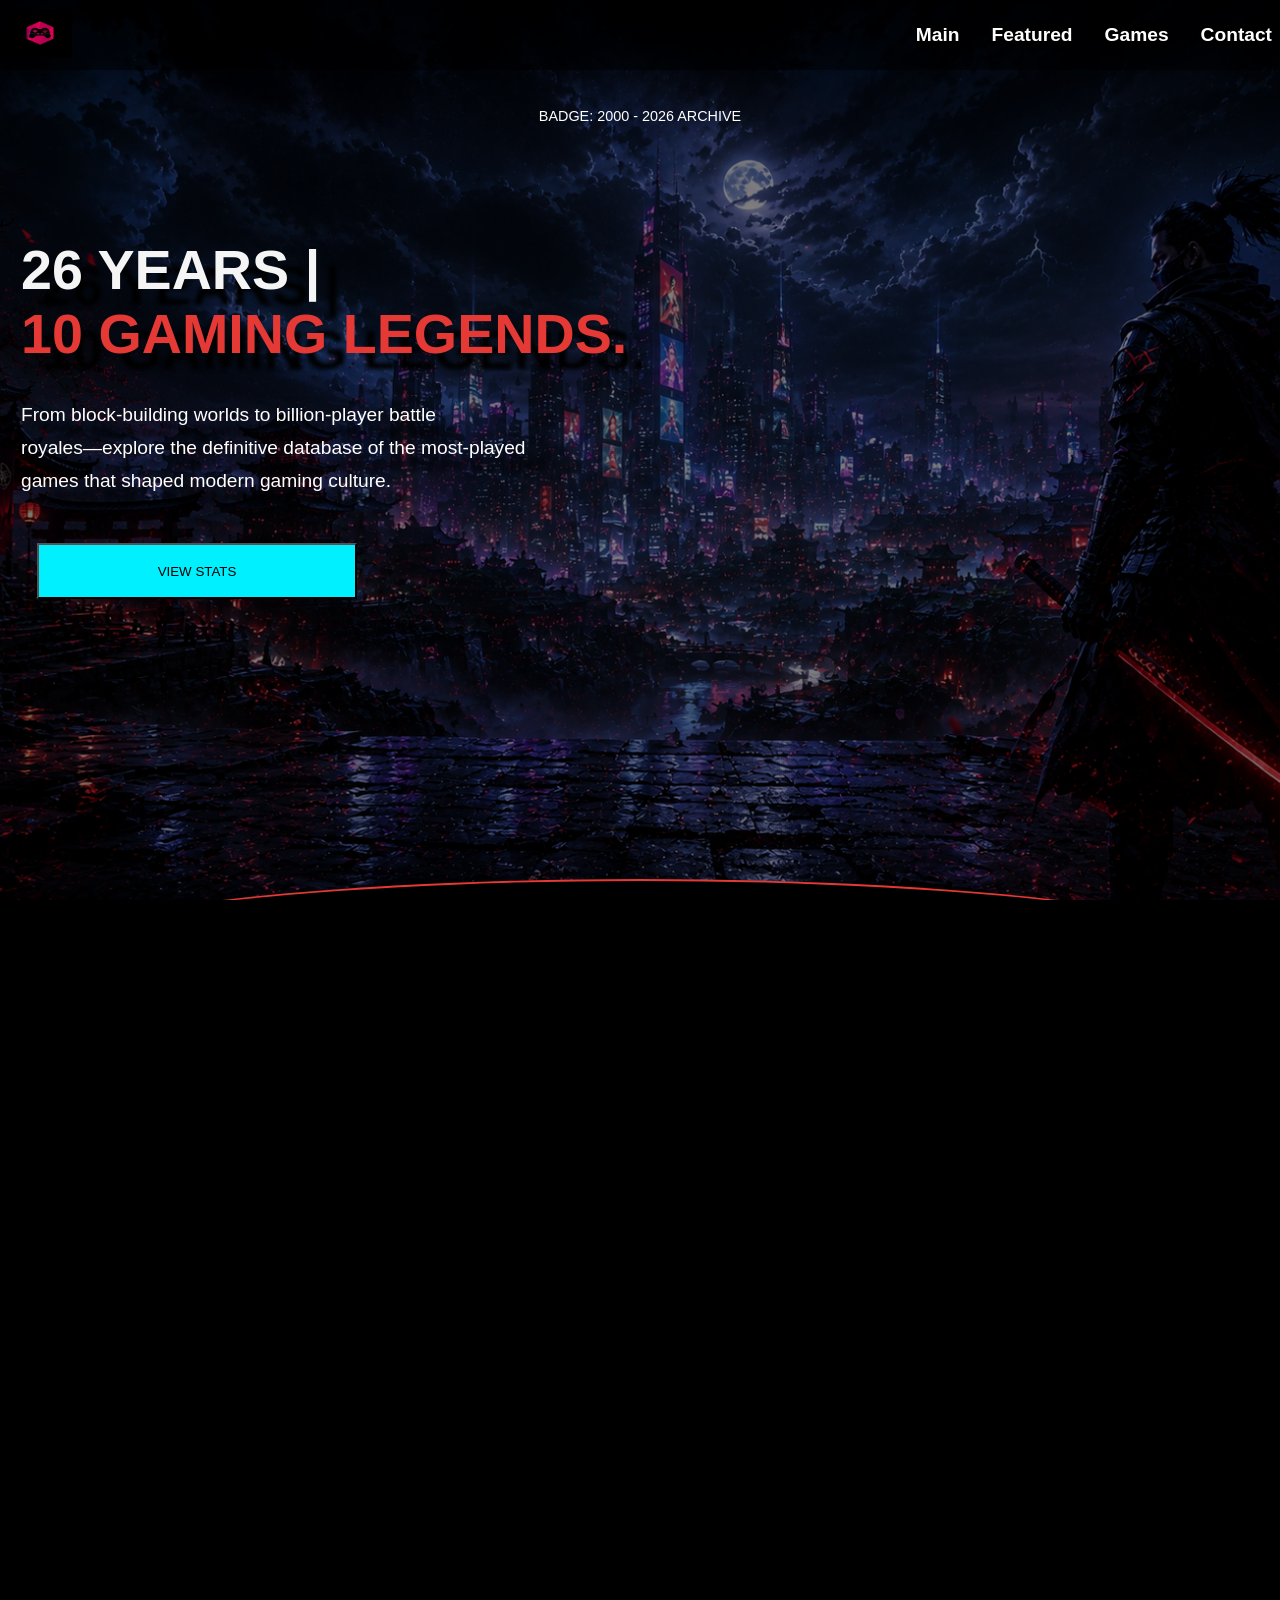
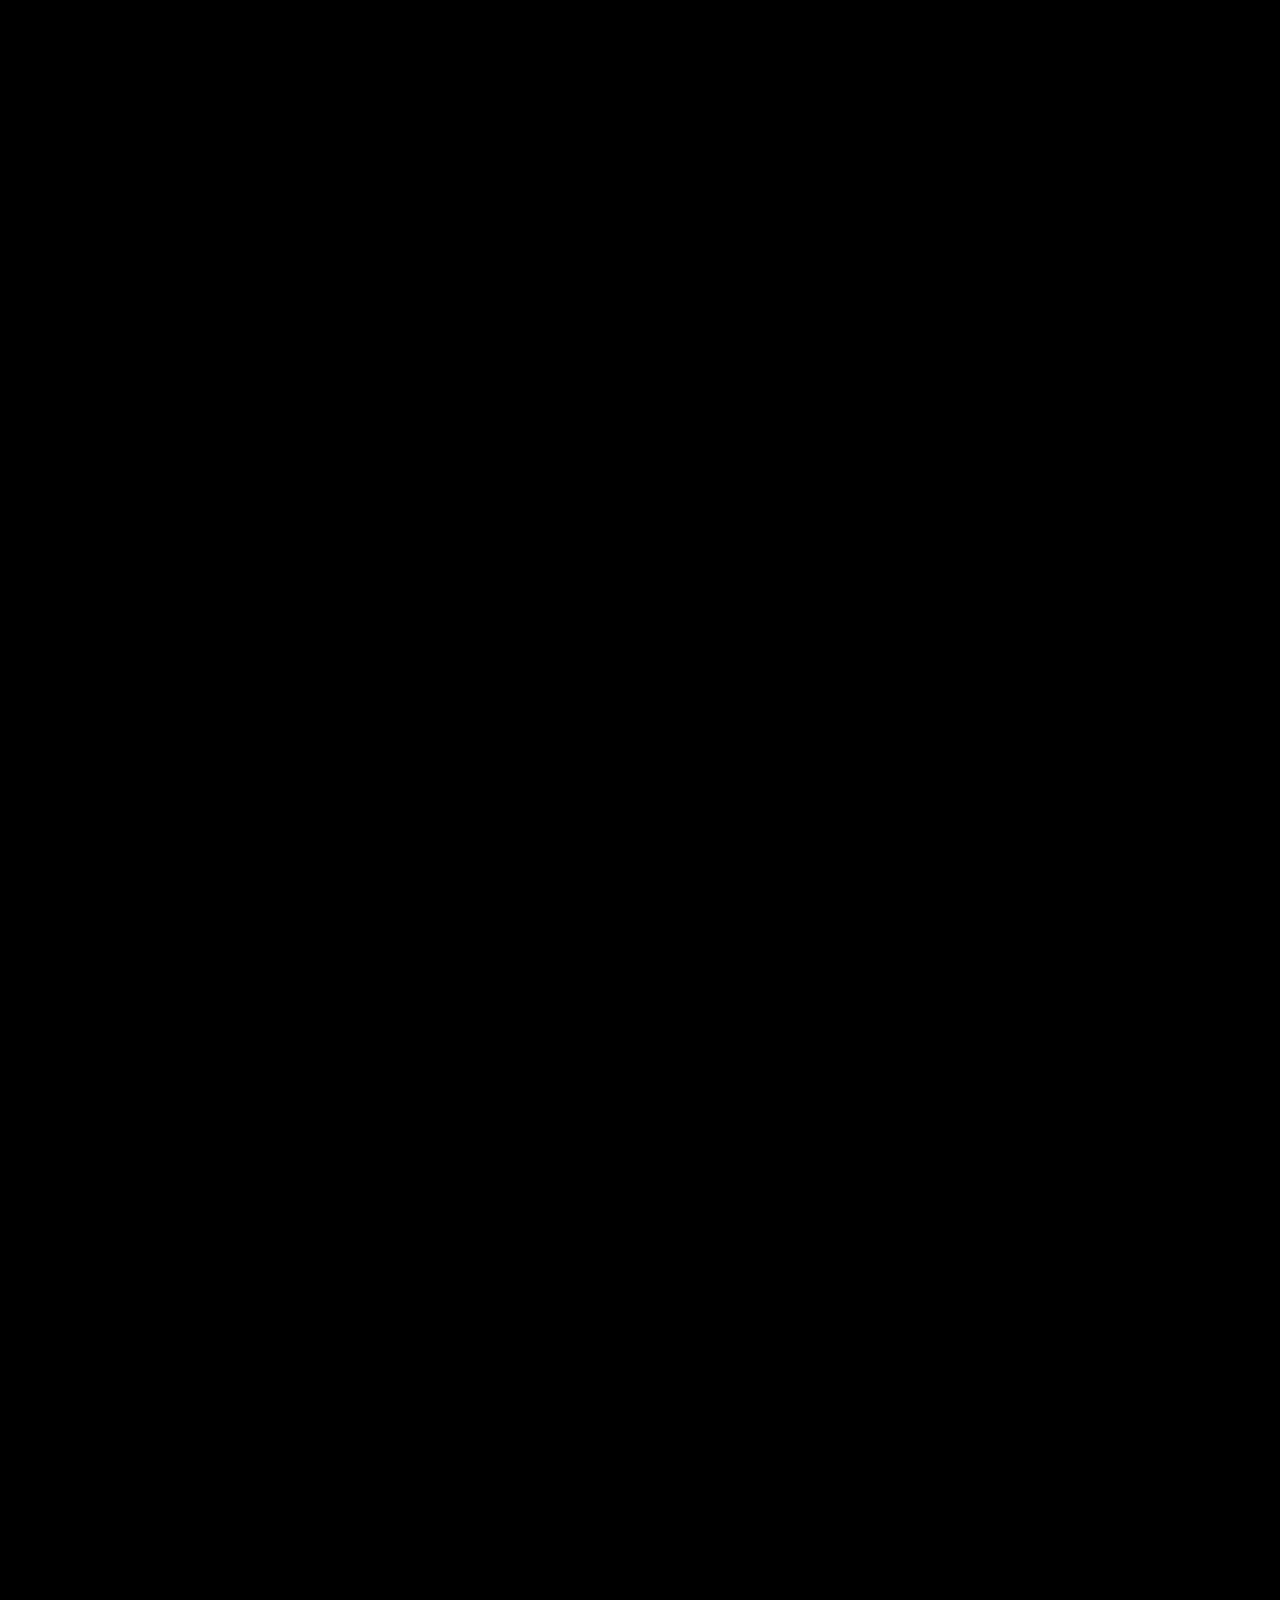
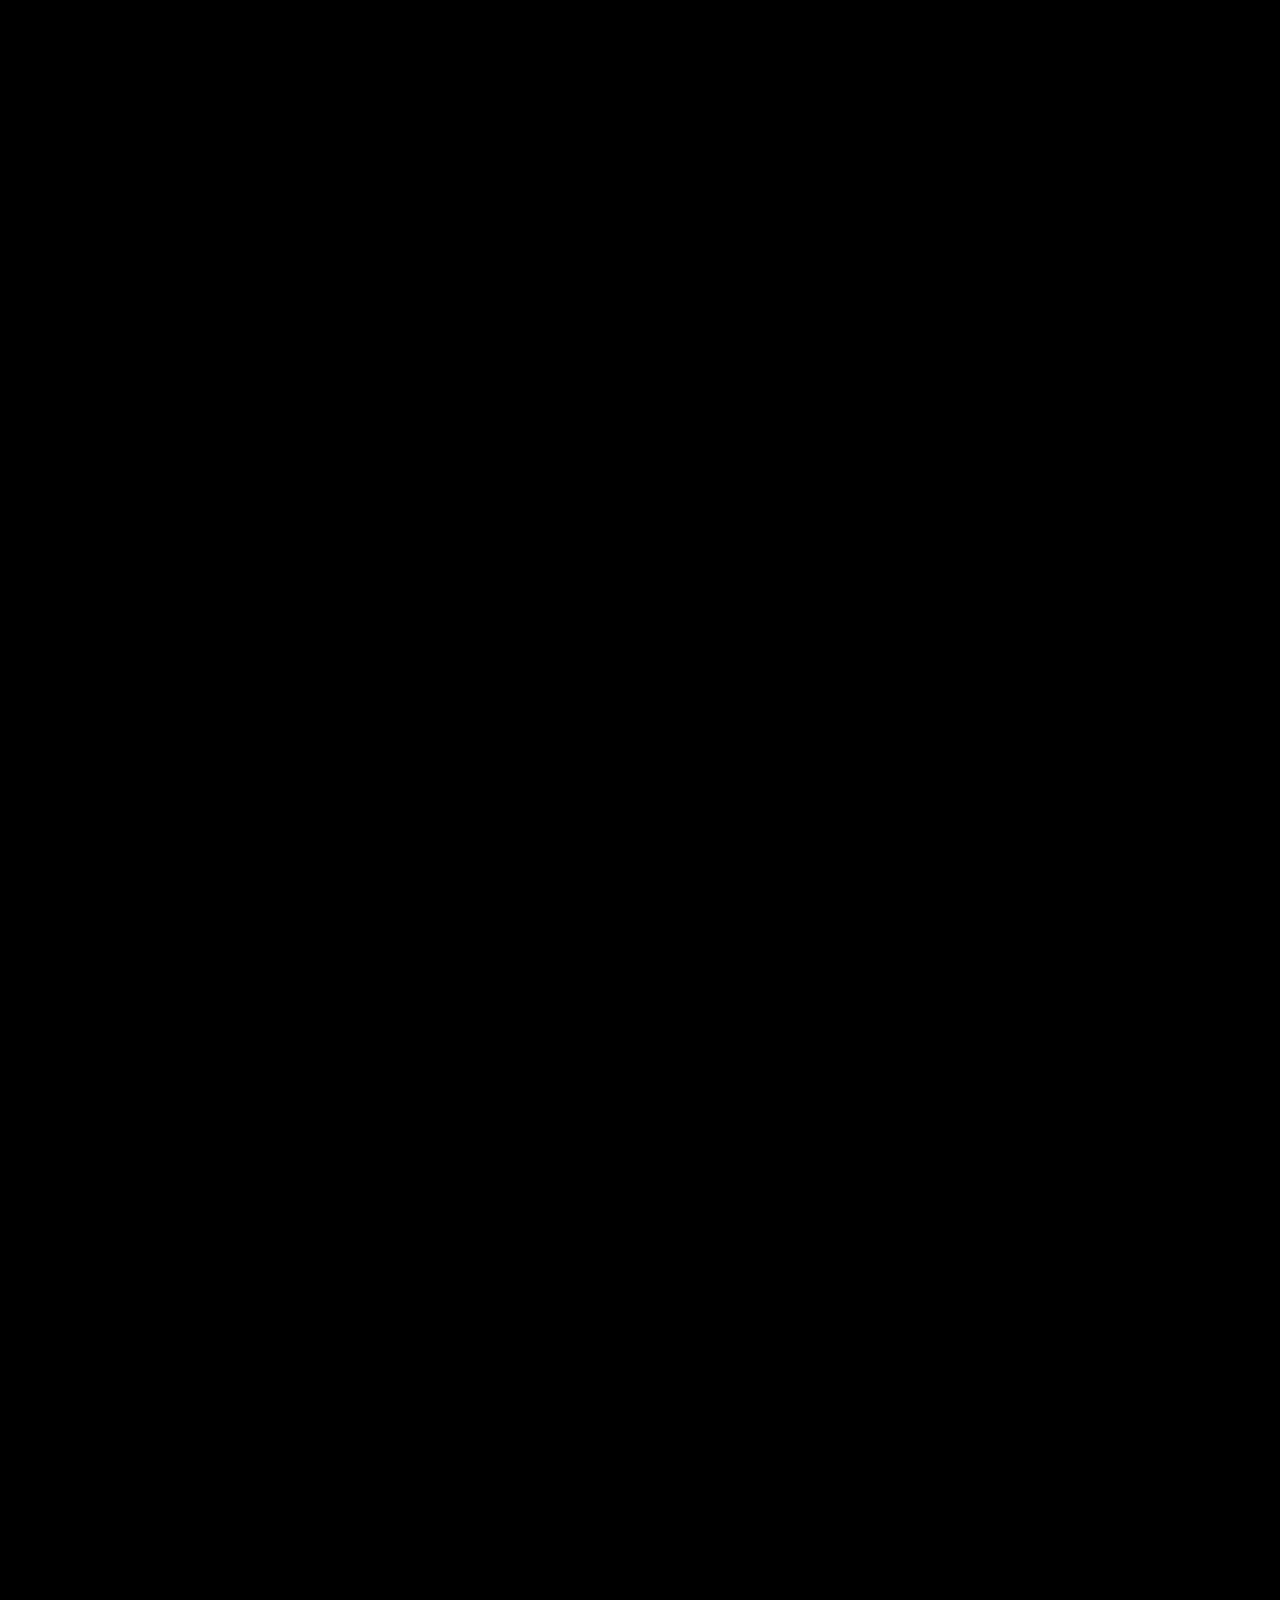
<file: index.html>
<!DOCTYPE html>
<html lang="en">

<head>
    <meta charset="UTF-8">
    <meta name="viewport" content="width=device-width, initial-scale=1.0">
    <title>THE MOST</title>
    <link rel="stylesheet" href="style.css">
</head>

<body>
    <div class="body">
        <nav>
            <logo><img src="images.png" alt=""></logo>
            <ul>
                <li><a href="#main">Main</a></li>
                <li><a href="#feat">Featured</a></li>
                <li><a href="#games">Games</a></li>
                <li><a href="#footer">Contact</a></li>
            </ul>
        </nav>
        <div class="main">
            <p>BADGE: 2000 - 2026 ARCHIVE </p>
        </div>
        <main id="main">

            <div class="main2">
                <div class="main3">
                    <h1><span> 26 YEARS |</span> <span> 10 GAMING LEGENDS.</span></h1>
                    <p><span> From block-building worlds to billion-player battle</span>
                        <span> royales—explore the definitive database of the most-played</span> <span>
                            games that shaped modern gaming culture.</span>
                    </p>
                    <div class="button1">
                        <button onclick="openwindow()" class="stats">VIEW STATS</button>
                    </div>
                </div>

            </div>


        </main>
    </div>
    <div class="curve">
    </div>

    <section class="featured" id="feat">
        <div class="featu">
            <div class="header">
                <span class="badge">#1 MOST PLAYED GAME</span>
                <h2 class="title">FEATURED GAME</h2>
            </div>

            <div class="featured-card">
                <div class="video-wrapper">
                    <img src="minecraft.jpg" alt="">
                </div>

                <div class="card">
                    <div class="game1">
                        <h3 class="game-title">Minecraft</h3>
                        <span class="developer">Mojang Studios • 2011</span>
                    </div>

                    <p class="ultimate">
                        The ultimate digital LEGO — an infinite voxel world of sandbox creation, survival, and endless
                        exploration. Experience procedural world generation and redstone mechanics.
                    </p>

                    <div class="view">
                        <div class="stat-item">
                            <span class="players">300M+</span>
                            <span class="sold">Copies Sold</span>
                        </div>
                        <div class="stat-item">
                            <span class="players1">140M+</span>
                            <span class="sold1">Monthly Active Players</span>
                        </div>
                    </div>
                </div>
            </div>
        </div>
    </section>


    <div class="roblox-rank">#2 second addiction</div>
    <section class="iigame">
        <div class="cards">
            <img src="roblox.jpg" alt="">
            <div class="descript">
                <h1>ROBLOX</h1>
                <p>Roblox Corp • 2006</p>
            </div>
            <div class="para">An operating system for micro-games and user-generated social worlds.</div>
            <div class="player12">
                <div class="player1">
                    <h1>380M+</h1>
                    <p>Monthly Active</p>
                </div>
                <div class="player2">
                    <h1>700M+</h1>
                    <p>Daily Active</p>
                </div>
            </div>

        </div>
    </section>


    <!-- -------------------------------------------------------------------------------------------------- -->



    <div class="more-games">More Games</div>
    <section id="games">

        <div class="other-cards">

            <div class="flip">
                <div class="flip-card">
                    <div class="flip-card-inner">
                        <div class="popular naman">
                            <div class="rank">Rank:#3</div>
                            <img src="pubji.jpg" alt="">
                            <h1> Pubg Mobile </h1>
                        </div>

                        <div class="reveal-card">
                            <h1> Pubg Mobile</h1>
                            <p>Krafton • 2017/2018 </p>
                            <div class="dikkat">
                                <div class="pehla">
                                    <h1>~250M+</h1>
                                    <p>Monthly Active</p>
                                </div>
                                <div class="doosra">
                                    <h1>30M+</h1>
                                    <p>Daily Active</p>
                                </div>
                            </div>
                        </div>
                    </div>
                </div>
            </div>

            <div class="flip-card">
                <div class="flip-card-inner">
                    <div class="popular naman">
                        <div class="rank">Rank:#4</div>
                        <img src="fortnite.jpg" alt="">
                        <h1>Fortnite</h1>
                    </div>

                    <div class="reveal-card">
                        <h1>Fortnite</h1>
                        <p>Epic Games• 2017 </p>
                        <div class="dikkat">
                            <div class="pehla">
                                <h1>~230M+</h1>
                                <p>Monthly Active</p>
                            </div>
                            <div class="doosra">
                                <h1>30M+</h1>
                                <p>Daily Active</p>
                            </div>
                        </div>
                    </div>
                </div>
            </div>


            <div class="flip-card">
                <div class="flip-card-inner">
                    <div class="popular naman">
                        <div class="rank">Rank:#5</div>
                        <img src="lol.jpg" alt="">
                        <h1>League of Legends </h1>
                    </div>

                    <div class="reveal-card">
                        <h1>League of Legends</h1>
                        <p>rRiot- Games •2009 </p>
                        <div class="dikkat">
                            <div class="pehla">
                                <h1>~150M+</h1>
                                <p>Monthly Active</p>
                            </div>
                            <div class="doosra">
                                <h1>10M+</h1>
                                <p>Daily Active</p>
                            </div>
                        </div>
                    </div>
                </div>
            </div>

            <div class="flip-card">
                <div class="flip-card-inner">
                    <div class="popular naman">
                        <div class="rank">Rank:#6</div>
                        <img src="gtav.jpg" alt="">
                        <h1>GTA V </h1>
                    </div>

                    <div class="reveal-card">
                        <h1> GTA V</h1>
                        <p>Rockstar Games • 2013 </p>
                        <div class="dikkat">
                            <div class="pehla">
                                <h1>~20M+</h1>
                                <p>Monthly Active</p>
                            </div>
                            <div class="doosra">
                                <h1>4M+</h1>
                                <p>Daily Active</p>
                            </div>
                        </div>
                    </div>
                </div>
            </div>

            <div class="flip-card">
                <div class="flip-card-inner">
                    <div class="popular naman">
                        <div class="rank">Rank:#7</div>
                        <img src="counter-strike2.jpg" alt="">
                        <h1> Counter-Strike 2 </h1>
                    </div>

                    <div class="reveal-card">
                        <h1> Counter-Strike 2 </h1>
                        <p>Valve Corporation • 2012 </p>
                        <div class="dikkat">
                            <div class="pehla">
                                <h1>~40M+</h1>
                                <p>Monthly Active</p>
                            </div>
                            <div class="doosra">
                                <h1>1.81M+</h1>
                                <p>Daily Active</p>
                            </div>
                        </div>
                    </div>
                </div>
            </div>

            <div class="flip-card">
                <div class="flip-card-inner">
                    <div class="popular naman">
                        <div class="rank">Rank:#8</div>
                        <img src="crossfire.jpg" alt="">
                        <h1>Crossfire </h1>
                    </div>

                    <div class="reveal-card">
                        <h1>Crossfire</h1>
                        <p>Smilegate • 2007 </p>
                        <div class="dikkat">
                            <div class="pehla">
                                <h1>~100M+</h1>
                                <p>Monthly Active</p>
                            </div>
                            <div class="doosra">
                                <h1>8M+</h1>
                                <p>Daily Active</p>
                            </div>
                        </div>
                    </div>
                </div>
            </div>


            <div class="flip-card">
                <div class="flip-card-inner">
                    <div class="popular naman">
                        <div class="rank">Rank:#9</div>
                        <img src="ff.jpg" alt="">
                        <h1>Free-fire</h1>
                    </div>

                    <div class="reveal-card">
                        <h1>Free-fire</h1>
                        <p>Gerena • 2007</p>
                        <div class="dikkat">
                            <div class="pehla">
                                <h1>~200M+</h1>
                                <p>Monthly Active</p>
                            </div>
                            <div class="doosra">
                                <h1>150M+</h1>
                                <p>Daily Active</p>
                            </div>
                        </div>
                    </div>
                </div>
            </div>

            <div class="flip-card">
                <div class="flip-card-inner">
                    <div class="popular naman">
                        <div class="rank">Rank:#10</div>
                        <img src="wow.jpg" alt="">
                        <h1> World 0f Warcraft<h1>
                    </div>

                    <div class="reveal-card">
                        <h1> World 0f Warcraft</h1>
                        <p>Blizzard Entertainmen • 2004</p>
                        <div class="dikkat">
                            <div class="pehla">
                                <h1>~9M+</h1>
                                <p>Monthly Active</p>
                            </div>
                            <div class="doosra">
                                <h1>2.5M+</h1>
                                <p>Daily Active</p>
                            </div>
                        </div>
                    </div>
                </div>
            </div>





        </div>
    </section>

    <script>
        function openwindow() {
            window.open(
                'stats.html',
                'popupWindow',
                'width=1000,height=1000'
            );
        }

    </script>

    <footer>
        <div class="contact" id="footer">
            <div class="text">
                <h5>"Questions? Explore Game Metrics or contact the research team"</h5>
            </div>
            <div class="mail">
                <a href="mailto:roshankumar89559@gmail.com">Email <img src="phone-calling-svgrepo-com.svg"></a>
            </div>
            <div class="github">
                <a href="https://github.com/roshan-12design/">Github <img src="phone-calling-svgrepo-com.svg" alt="">
                </a>
            </div>
        </div>

        <div class="links">
            <div class="column1">
                <h2>
                    column:1 TOP MOBILES 
                </h2>
                <ul>
                    <a href="https://www.roblox.com">
                        <li>Roblox</li>
                    </a>
                    <a href="https://pubg.com">
                        <li>PUBG Mobile</li>
                    </a>
                    <a href="https://ff.garena.com">
                        <li>FreeFire</li>
                    </a>
                    <a href="https://www.leagueoflegends.com/">
                        <li>League of Legends</li>
                    </a>
                    <a href="https://crossfire.com">
                        <li>CrossFire</li>
                    </a>
                </ul>
            </div>

            <div class="2column">
                <h2>
                    column:1 PC / CONSOLE
                </h2>
                <ul>
                    <a href="https://www.minecraft.net">
                        <li>Minecraft</li>
                    </a>
                    <a href="https://www.counter-strike2.net">
                        <li>Counter-Strike2</li>
                    </a>
                    <a href="https://rockstargames.com">
                        <li>GTAV/GTAV Online</li>
                    </a>
                    <a href="https://worldofwarcraft.blizzard.com/">
                        <li>World of warcraft</li>
                    </a>
                    <a href="https://www.fortnite.com   ">
                        <li>Fortnite</li>
                    </a>


                </ul>
            </div>
        </div>

        <div class="disclaimer">
            <p>Gaming Industry Archive © 2000–2026</p>
        </div>
    </footer>


</body>

</html>
</file>
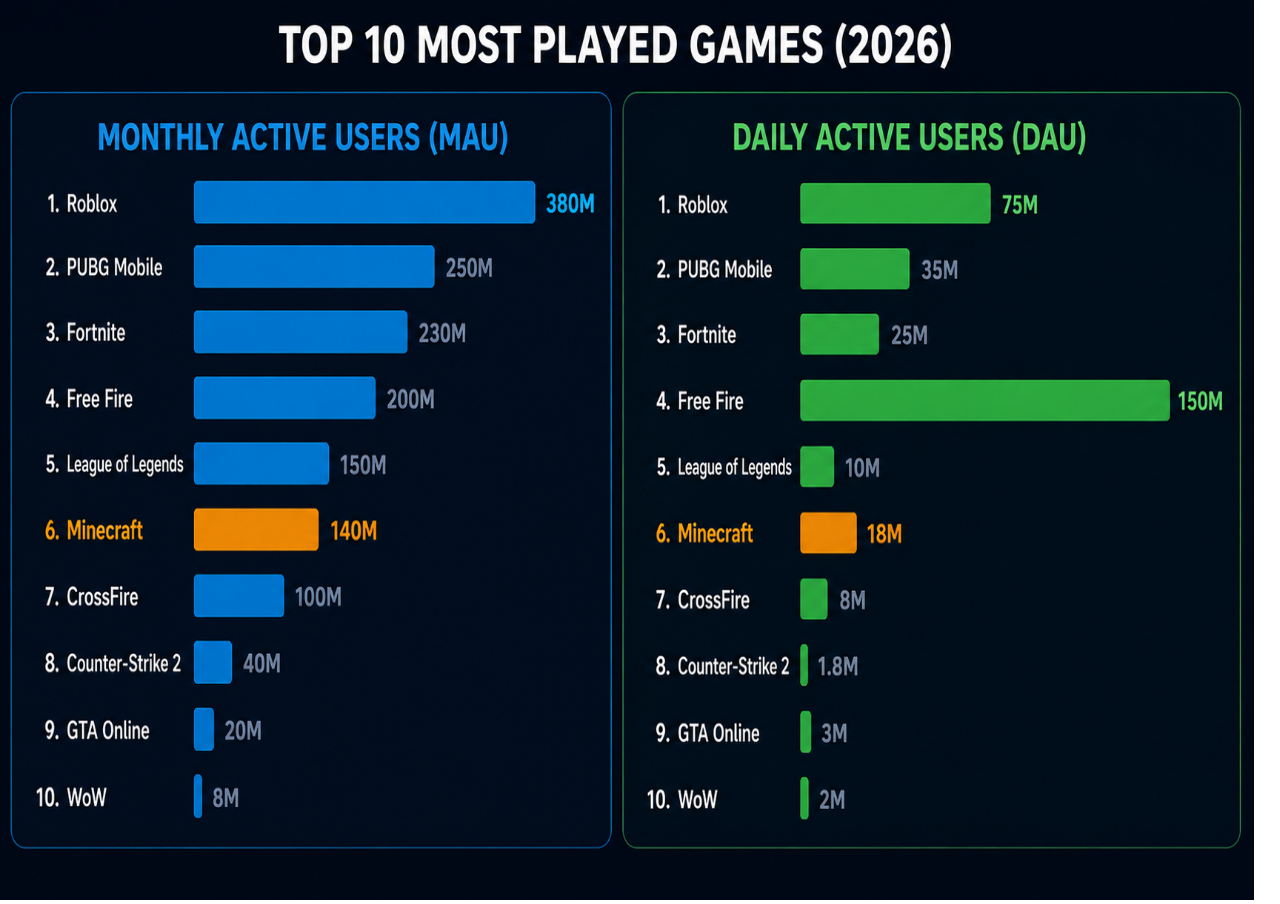
<file: stats.html>
<!DOCTYPE html>
<html lang="en">

<head>
    <meta charset="UTF-8">
    <meta name="viewport" content="width=device-width, initial-scale=1.0">
    <title>top 10 game stats</title>
</head>
<style>

    *{
        padding: 0;
        margin: 0;
    }
    img{
        height:100vh;
        width:98vw
    }
    
    body{
        padding: 0;
        margin: 0;

    }

    @media screen and (max-width: 425px) {
        


    }
</style>

<body>
      <img src="statt.png" alt="">

</body>

</html>
</file>
<file: style.css>
*{
    font-family:Arial, Helvetica, sans-serif;
    color:white;
}
body{
    background-color:black;         
}

html,
body{
    margin:0;
    padding:0;
    overflow-y: auto;
    max-width: 100vw;
    max-height: 100vh;       
}


.body{
    background-image: url(game12.png);
    background-size: cover;
    background-position: center;
    background-repeat: no-repeat;
    box-shadow:inset -1px 20px 20px 1000px rgba(0, 0, 0, 0.5);
    width:100%;
    min-height:100vh;


}

nav{
    display: flex;
    justify-content: space-between;
    align-items:center;     
    background-color:#00000082;
    padding:0.5em;
    position:sticky;
    top:0;
}
nav logo img{
    height:3rem;
    width:4rem
}

nav ul{
    display:flex;
    gap:2rem;
    list-style:none;
}

nav ul li{
    background-color:#00000082;
}
nav ul li a{
    text-decoration:none;
    color: white;
    font-weight: 600;
    font-size: 1.2rem;
    background-color:#00000082; 
}
nav ul li a:hover{
    text-decoration:underline;
    color:rgb(187, 183, 183);
}

.main p{
    font-size:0.9em;
    text-align:center;
    font-weight:400;
    margin:2.4rem;
    color:white;
}



main .main2{
    text-align:center;
    font-family:system-ui, -apple-system, BlinkMacSystemFont, 'Segoe UI', Roboto, Oxygen, Ubuntu, Cantarell, 'Open Sans', 'Helvetica Neue', sans-serif;
    display:flex;
    justify-content: space-between;

}
main{
    display:flex;
    font-size: 1.2rem;
    font-family:Impact, Haettenschweiler, 'Arial Narrow Bold', sans-serif;
  
   

}

main h1{
    font-size:2.9em;
    font-weight: 700;
}

.main3 p{
    display: flex;
    flex-direction: column;
    gap: 0.7rem;

}

.main3 h1{
    display: flex;
    flex-direction: column;
}

.main3 h1 :nth-child(2) {
   color:#E53935;
}

.main3 h1 :nth-child(1) {
    color:#F5F5F5;
}

/* .main3 h1  */

main .img2 img{
    height: 60vh;
    width: 50vw;
}

main button{
    background-color: #00F0FF;
    color:black;
    height: 4.2em;
    width: 20rem;
    margin-top: 2rem;
}

.main2 p{
    font-weight: 400;
    color:#C7CCD6
}
main .button1{
    display: flex;
    gap: 2rem;
    margin: 1rem;
}
.main3{
    text-align:left;
    padding-left:21px;
    padding-top: 2em;
    text-shadow:20px 16px 4px black;
}

.main{
    text-decoration:wavy;
}
.curve{
    height: 19vh;
    width: 100%;
    border-top:2px solid #E53935;
    border-radius: 96%;
    margin-top:-21px;
    background-color: black;
}
body {
  background-color: black;
  font-family: 'Inter', system-ui, -apple-system, sans-serif;
  color: #ffffff;
  margin: 0;
  padding: 0;
}

.featured {
  padding: 60px 20px;
  display: flex;
  justify-content: center;
  align-items: center;
}



.header {
  text-align: center;
  margin-bottom: 28px;
}

.badge {
  color: #ff3344;
  font-size: 0.85rem;
  font-weight: 700;
  letter-spacing: 2px;
  text-transform: uppercase;
  display: block;
  margin-bottom: 8px;
}

.title {
  font-size: 2.2rem;
  font-weight: 800;
  letter-spacing: 1px;
  margin: 0;
  color: #ffffff;
}

.featured-card {
  background: rgba(255, 255, 255, 0.04);
  border: 1px solid rgba(255, 255, 255, 0.1);
  border-radius: 16px;
  overflow: hidden;
  backdrop-filter: blur(12px);
  box-shadow:red -20px -8px 2000px 0px
}

.video-wrapper {
  width: 100%;
  background: #000000;
  line-height: 0;
}

.video-wrapper img {
  width: 100%;
  max-height: 480px;
  object-fit: cover;
  display: block;
filter:brightness(70%);
}

.video-wrapper img:hover{
  transform:scale(1.02)
}

.card {
  padding: 28px;
}
.featured{
  width:50vw;
  margin: auto;
}

.game1 {
  display: flex;
  align-items: baseline;
  gap: 12px;
  margin-bottom: 12px;
  flex-wrap: wrap;
}

.game-title {
  font-size: 1.8rem;
  font-weight: 700;
  margin: 0;
  color: #ff3344;
}

.developer {
  color: #a1a1aa;
  font-size: 0.9rem;
}

.ultimate {
  color: #e4e4e7;
  font-size: 1rem;
  line-height: 1.6;
  margin: 0 0 24px 0;
}

.view {
  display: grid;
  grid-template-columns: repeat(auto-fit, minmax(180px, 1fr));
  gap: 20px;
  border-top: 1px solid rgba(255, 255, 255, 0.1);
  padding-top: 20px;
}

.stat-item {
  display: flex;
  flex-direction: column;
}

.players,
.players1 {
  font-size: 1.6rem;
  font-weight: 700;
  color: #ffffff;
}

.sold,
.sold1 {
  font-size: 0.8rem;
  color: #a1a1aa;
  text-transform: uppercase;
  letter-spacing: 0.5px;
  margin-top: 4px;
}

section.iigame{
  display:flex;
  justify-content: center;
  border:2px solid grey;
  border-radius:5%;
  width:50vw;
  margin:auto;
  font-family: 'Inter', system-ui, -apple-system, sans-serif;
}
.cards{

  max-width: 900px;
  width: 100%;
}

.roblox-rank{
  text-align: center;
  margin:3em;
  display:flex;
  flex-direction: column;
  flex-wrap:nowrap;
  font-size:2.4em;
  font-weight:600;
  color:#ff3344;
  padding: 60px 20px;
  height:max-content;
}

.iigame img{
  width: 100%;
  max-height: 480px;
  object-fit: cover;

}
.iigame img:hover{
  transform:scale(1.02);
}

.iigame{
background-color: rgba(255, 255, 255, 0.04);

}
.descript{
  display:flex;
  align-items: baseline;
  gap:10px;
  margin:5px;
 
}
.descript p{
    color: #a1a1aa;
  font-size: 0.9rem;
}
.descript .para{
   color: #e4e4e7;
  font-size: 1rem;
  line-height: 1.6;
  margin: 0 0 24px 0;
}

.iigame .player12{
  display:flex;
  border-top: 1px solid rgba(255, 255, 255, 0.1);
  margin-top:12px;
justify-content: space-around;  
}

.descript h1{
  color:#E53935
}
.para{
  text-align: start;
  text-align: center;
}

.other-cards{
  display:grid;
  grid-template-columns:1fr 1fr;
  row-gap: 32em;
  overflow-y: auto;
  white-space-collapse:nowrap;
  scroll-behavior: smooth;
  width:90%;
  height:100vh;
  margin: 12em auto;
  padding:1em;
}

#games{
  display: flex;
  justify-content: flex-end;
  margin: auto;
}

.more-games{
font-size: 4.2rem;
    font-weight: 800;
    letter-spacing: 1px;
    margin-top: 9rem;
    color: #ffffff;
    font-family: 'Inter', system-ui, -apple-system, sans-serif;
    text-align: center;
}

.other-cards .popular img{
  width:20vw;
  max-width:400px;
  height:200px;
  border-radius:10%;
}



.other-cards .popular{
  border-radius:10%;
  width:100%;
  display: flex;
  flex-wrap: wrap; 
  background-color:rgba(255, 255, 255, 0.04);
  padding:2em;
  transition:ease-in-out;
  perspective: 1000px;
}

/* .other-cards .popular:hover{
  transform:scale(1.03);
  
} */

.other-cards .popular div.rank{
  display:flex;
  justify-content: center;
  text-align:center;
  font-size:large;
   font-family: 'Gill Sans', 'Gill Sans MT', Calibri, 'Trebuchet MS', sans-serif;
   font-weight: 100;
   width:100%;
}

.other-cards .popular img.change{
  width:20vw;
}

#games {
  padding: 40px 20px;
  background-color: #000000; 
  color: #ffffff;
}

.other-cards {
  display: grid;
  grid-template-columns:1fr 1fr;
  gap: 25px;
  max-width: 1200px;
  margin: 0 auto;
}

.flip-card {
  height: 360px;
  perspective: 1000px;
}

.flip-card-inner {
  position: relative;
  width: 100%;
  height: 100%;
  text-align: center;
  transform-style: preserve-3d;
  transition: transform 0.8s ease-in-out;
  border-radius: 16px;
}

.flip-card:hover .flip-card-inner {
  transform: rotateY(180deg);
}

.popular,
.reveal-card {
  position: absolute;
  width: 100%;
  height: 100%;
  -webkit-backface-visibility: hidden;
  backface-visibility: hidden;
  border-radius: 16px;
  border: 1px solid rgba(255, 255, 255, 0.1);
  overflow: hidden;
  
  box-sizing: border-box;
}

.popular {
  background-color: #2b2b36; 
  display: flex;
  flex-direction: column;
  align-items: center;
  justify-content: center;
  padding: 20px;
}

.rank {
  position: absolute;
  top: 15px;
  left: 10px;
  color: white;

}

.popular img {
  width: 120px;
  height: 120px;
  object-fit: cover;
  border-radius: 50%;
  margin-top: 20px;
  margin-bottom: 15px;
  border: 3px solid #3a3a4c;
}

.popular h1 {
  font-size: 1.3rem;
  margin: 0;
  color: #f1f1f1;
}

.reveal-card {
  background-color: black; 
  color: #ffffff;
  transform: rotateY(180deg);
  display: flex;
  flex-direction: column;
  justify-content: space-between;
  padding: 30px 20px;
}

.reveal-card h1 {
  font-size: 1.4rem;
  margin: 0 0 5px 0;
  color: #ffffff;
}

.reveal-card > p {
  color: #a0a0ab;
  font-size: 0.9rem;
  margin: 0 0 20px 0;
}

/* Stats Layout inside Reveal Card */
.dikkat {
  display: flex;
  justify-content: space-around;
  gap: 10px;
  background: #23232e;
  padding: 15px 10px;
  border-radius: 12px;
}

.pehla h1,
.doosra h1 {
  font-size: 1.2rem;
  color: #00d26a;
  margin: 0 0 4px 0;
}

.pehla p,
.doosra p {
  font-size: 0.75rem;
  color: #b3b3c1;
  margin: 0;
  text-transform: uppercase;
  letter-spacing: 0.5px;
}

/* --------------------------------------- */

footer{
  border-top:3px solid gray;
  background-color:rgb(0, 0, 0);
  width: 90%;
  margin: 4em auto;
  height:fit-content;
}

footer img{
  transform:scale(1.1);
  animation:throttle-shake 0.25s ease-in-out infinite;
  transform-origin: center;
}

footer .mail img{
  transform:scale(1.2);
}

footer .contact{
  display: flex;
  flex-direction: column;
  justify-content: center;
  align-items: center;
  gap: 23px;
}

footer .mail {
  height: fit-content;
  width: 12em;
  display:flex;
  flex-direction: row-reverse;
  gap: 2px;
  justify-content: center;
  align-items: center;
  border: 3px solid red;
  background-color: #00F0FF;
  color:black;
}

footer .contact a{
  text-decoration: none;
  color: black;
}
footer .contact a:hover{
  text-decoration: underline;
  font-size:1.4em;
}

footer .mail , .github:hover{
  transform:scale(1.0)
}

footer .github{
  display:flex;
  flex-direction: row-reverse;
  height: fit-content;
  width: 12em;
  gap:2px;
  justify-content: center;
  align-items: center;
  border:3px solid red;
  background-color: #00F0FF;
  color:black;
}

footer .contact{
  margin-bottom: 23px;
}


footer .text{
  text-align:center;
}

footer .links{
  display: flex;
  justify-content: space-between;
  align-items: center;
  font-size: 16px;
}

footer .links ul li{
  list-style: none;

}

footer .links ul li{
  list-style: none;
  color:#a1a1aa
}

footer .text h5{
  color:#a1a1aa
}

div.links h2{
  color:#a1a1aa;
}

footer .links ul{
  display: flex;
  flex-direction: column;
  gap: 23px;
}

footer .links ul a{
  text-decoration: none;
}

footer .links ul a:hover{
  text-decoration: underline;
  color:#a1a1aa;
  font-size: larger;
}

footer .disclaimer p{
  color:#a1a1aa;
  text-align:center;
}



@keyframes throttle-shake{

  0% {
    transform:translate(0,0) rotate(0deg);
}  
  20%{
    tansform:translate(-2px,2px) rotate(-3deg)
  }

  40%{
    tansform:translate(-2px,2px) rotate(-3deg)
  }

  60%{
    tansform:translate(-1px,-2px) rotate(-1deg)
  }

  80%{
    tansform:translate(2px,1px) rotate(1deg)
  }

  100%{
    tansform:translate(0px,0px) rotate(0deg)
  }
}



@media screen and (max-width: 844px) {
   .body{
    background-image: url(mobile-background.png);
    width:100%;                                                            
   }
   .main3{
    display: flex;
    justify-content: center;
    flex-direction: column;
    text-align:center;
   }

  .main3{
    font-size:0.8em
  }

  main{
    display: flex;
    justify-content: center;
  }

  .button1{
    display: flex;
    justify-content: center;
  }
 
  .feature p{
    letter-spacing: 0px;
  }


}

@media screen and (max-width:842px) {
  .body{
    background-image:url(mobile-background2.0.png);
  }


  
}

@media screen and (max-width: 480px) {
    nav ul li{
        font-size:2px;

    }
    nav{
        display:flex;
        flex-direction:column;
        justify-content: center;
        margin: right 46px

    }

    
      
     
    }

    @media screen and (max-width: 425px) {
        .view{
        display: flex;
        justify-content: center;
        flex-direction: column;
  }
        .roblox-rank{
          font-size: 1.8em;
          text-align: center;

  }

  .main2 p{
    gap: 2px;
    overflow-y: auto;
    word-wrap: wrap ;
  }

  .more-games{
    font-size: 2.9em;
  }


  }
      @media screen and (max-width: 1024px) {
        .body{
        
        width:100%;                                                            
   }
}

@media screen and (min-width:2560px){
  .main,nav{
    font-size:40px;
  }
}

@media screen and (max-width:396px){
  .descript{
    display: flex;
    flex-direction: column;
    gap: 1px;
  }
  .player12{
    font-size:10px;
  }
}

  

@media screen and (max-width:1232px){
  .other-cards
   .popular{
    width: 70%;
    max-width: 250px;
    justify-content: center;
    padding: 23px;
  }

  .other-cards{
    display: flex;
    flex-direction: column;
    margin-left: 5rem;
    justify-content:center;
  }

  .other-cards .reveal-card{
    margin-right: 500px;
    height: max-content;
  }

  .flip-card , .flip-card-inner{
    width: 70%;
    margin: 1rem auto;
    background-color: black;
    padding: 23px;
    justify-content: center;
    margin-right: 29px;
  }
  .other-cards .popular img{
    width: 20vw;
    overflow: auto;
  }
}
@media screen and (max-width:664px){   
    .other-cards .popular img{
    width: 35vw;
  }

}

@media screen and (max-width:564px){   
    .other-cards .popular img{
    width: 40vw;
  }

}

@media screen and (max-width:320px){   
    .other-cards .popular img{
    width: 30vw;
  }

 
}



@media screen and (max-width:976px){     
  .other-cards{
    display: grid;
    grid-template-columns: 1fr;
    grid-template-rows: 1fr 1fr 1fr 1fr 1fr 1fr 1fr 1fr;
    margin: auto;
    justify-content:center;
    align-items: flex-start;
  }
}

@media screen and (max-width:639px){
 .links{
  display:flex;
  flex-direction:column;
  justify-content: center;
  justify-content: space-around;
 } 
}

@media screen and ( max-width:718px){
  .featu{
    box-sizing: border-box;
    margin: 12px;
    padding: 12px;
    width:60rem;
  }

  
}

@media screen and ( max-width:658px){

  .naman {
    display: flex;
    flex-direction: column;
    justify-content:left;
    color: white;
    height: 70vh;
    width: 60vh;
    max-width: 300px;
    overflow-x: hidden;
  }

  .flip-card , .flip-card-inner{
    width: 60vw;
  }
}
</file>
